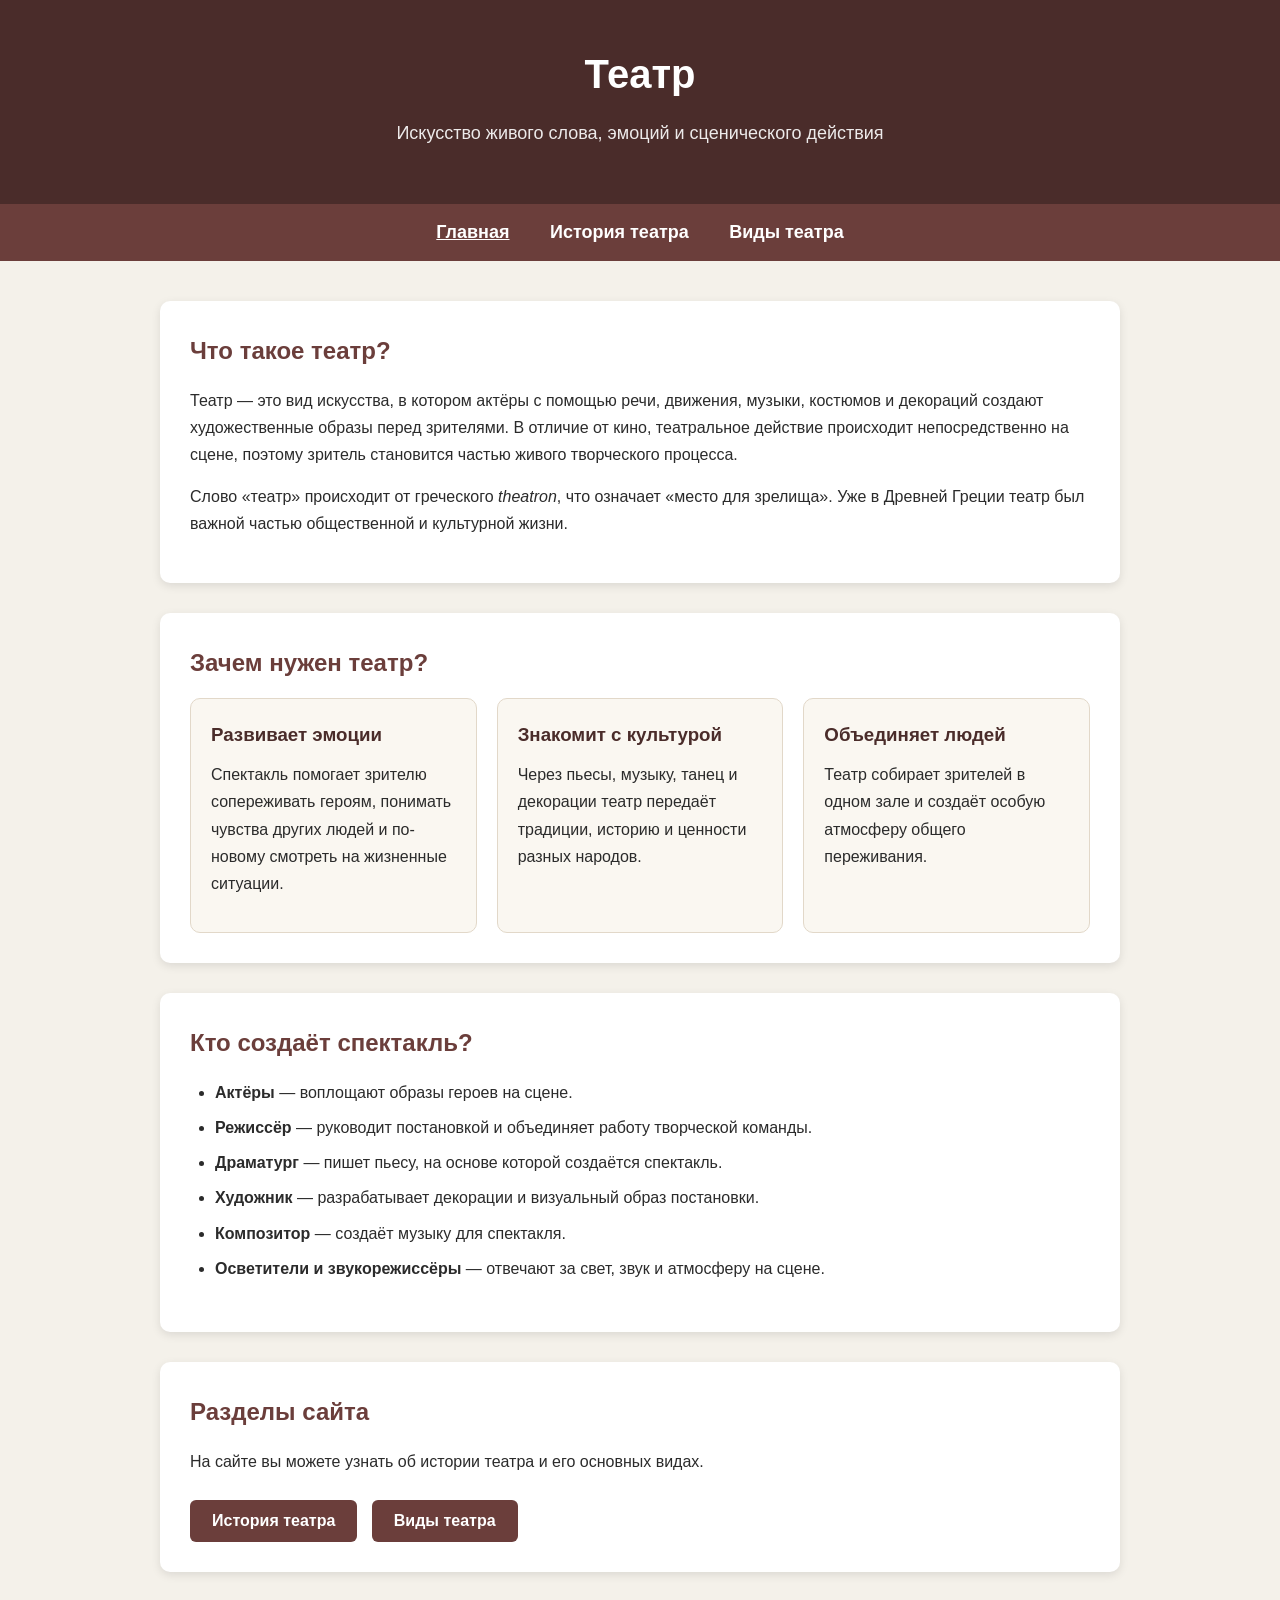
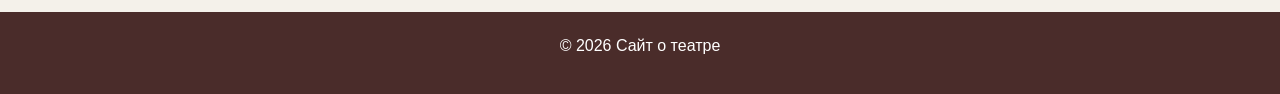
<file: index.html>
<!DOCTYPE html>
<html lang="ru">
<head>
  <meta charset="UTF-8">
  <meta name="viewport" content="width=device-width, initial-scale=1.0">
  <title>Театр — сайт</title>
  <style>
    * {
      margin: 0;
      padding: 0;
      box-sizing: border-box;
    }

    body {
      font-family: "Segoe UI", Arial, sans-serif;
      background: #f4f1ea;
      color: #2b2b2b;
      line-height: 1.7;
    }

    header {
      background: #4a2c2a;
      color: #fff;
      padding: 40px 20px;
      text-align: center;
    }

    header h1 {
      font-size: 40px;
      margin-bottom: 10px;
    }

    header p {
      font-size: 18px;
      opacity: 0.9;
    }

    nav {
      background: #6b3e3b;
      padding: 15px;
      text-align: center;
    }

    nav button {
      background: none;
      border: none;
      color: #fff;
      font-size: 18px;
      font-weight: 600;
      margin: 0 18px;
      cursor: pointer;
      font-family: inherit;
    }

    nav button:hover,
    nav button.active {
      text-decoration: underline;
    }

    main {
      max-width: 1000px;
      margin: 40px auto;
      padding: 0 20px;
    }

    .page {
      display: none;
    }

    .page.active {
      display: block;
    }

    section {
      background: #fff;
      padding: 30px;
      margin-bottom: 30px;
      border-radius: 10px;
      box-shadow: 0 3px 10px rgba(0, 0, 0, 0.1);
    }

    h2 {
      color: #6b3e3b;
      margin-bottom: 15px;
    }

    h3 {
      margin: 20px 0 10px;
      color: #4a2c2a;
    }

    p {
      margin-bottom: 15px;
    }

    ul {
      margin: 10px 0 20px 25px;
    }

    li {
      margin-bottom: 8px;
    }

    .cards {
      display: grid;
      grid-template-columns: repeat(auto-fit, minmax(250px, 1fr));
      gap: 20px;
    }

    .card {
      background: #faf7f1;
      border: 1px solid #e2d8c9;
      border-radius: 10px;
      padding: 20px;
    }

    .card h3 {
      margin-top: 0;
    }

    .timeline {
      border-left: 4px solid #6b3e3b;
      padding-left: 20px;
    }

    .timeline-item {
      margin-bottom: 25px;
    }

    .timeline-item h3 {
      margin-top: 0;
    }

    .button {
      display: inline-block;
      margin: 10px 10px 0 0;
      padding: 12px 22px;
      background: #6b3e3b;
      color: #fff;
      border: none;
      text-decoration: none;
      border-radius: 6px;
      font-weight: 600;
      cursor: pointer;
      font-family: inherit;
      font-size: 16px;
    }

    .button:hover {
      background: #4a2c2a;
    }

    footer {
      background: #4a2c2a;
      color: #fff;
      text-align: center;
      padding: 20px;
      margin-top: 40px;
    }

    @media (max-width: 600px) {
      nav button {
        display: inline-block;
        margin: 5px 10px;
      }

      header h1 {
        font-size: 30px;
      }

      section {
        padding: 20px;
      }
    }
  </style>
</head>
<body>

  <header>
    <h1>Театр</h1>
    <p>Искусство живого слова, эмоций и сценического действия</p>
  </header>

  <nav>
    <button class="nav-link active" data-page="glavnaya">Главная</button>
    <button class="nav-link" data-page="istoriya">История театра</button>
    <button class="nav-link" data-page="vidy">Виды театра</button>
  </nav>

  <main>

    <!-- ГЛАВНАЯ СТРАНИЦА -->
    <div id="glavnaya" class="page active">
      <section>
        <h2>Что такое театр?</h2>
        <p>
          Театр — это вид искусства, в котором актёры с помощью речи, движения,
          музыки, костюмов и декораций создают художественные образы перед зрителями.
          В отличие от кино, театральное действие происходит непосредственно на сцене,
          поэтому зритель становится частью живого творческого процесса.
        </p>
        <p>
          Слово «театр» происходит от греческого <em>theatron</em>, что означает
          «место для зрелища». Уже в Древней Греции театр был важной частью
          общественной и культурной жизни.
        </p>
      </section>

      <section>
        <h2>Зачем нужен театр?</h2>
        <div class="cards">
          <div class="card">
            <h3>Развивает эмоции</h3>
            <p>
              Спектакль помогает зрителю сопереживать героям, понимать чувства
              других людей и по-новому смотреть на жизненные ситуации.
            </p>
          </div>

          <div class="card">
            <h3>Знакомит с культурой</h3>
            <p>
              Через пьесы, музыку, танец и декорации театр передаёт традиции,
              историю и ценности разных народов.
            </p>
          </div>

          <div class="card">
            <h3>Объединяет людей</h3>
            <p>
              Театр собирает зрителей в одном зале и создаёт особую атмосферу
              общего переживания.
            </p>
          </div>
        </div>
      </section>

      <section>
        <h2>Кто создаёт спектакль?</h2>
        <ul>
          <li><strong>Актёры</strong> — воплощают образы героев на сцене.</li>
          <li><strong>Режиссёр</strong> — руководит постановкой и объединяет работу творческой команды.</li>
          <li><strong>Драматург</strong> — пишет пьесу, на основе которой создаётся спектакль.</li>
          <li><strong>Художник</strong> — разрабатывает декорации и визуальный образ постановки.</li>
          <li><strong>Композитор</strong> — создаёт музыку для спектакля.</li>
          <li><strong>Осветители и звукорежиссёры</strong> — отвечают за свет, звук и атмосферу на сцене.</li>
        </ul>
      </section>

      <section>
        <h2>Разделы сайта</h2>
        <p>На сайте вы можете узнать об истории театра и его основных видах.</p>
        <button class="button" onclick="openPage('istoriya')">История театра</button>
        <button class="button" onclick="openPage('vidy')">Виды театра</button>
      </section>
    </div>

    <!-- СТРАНИЦА: ИСТОРИЯ ТЕАТРА -->
    <div id="istoriya" class="page">
      <section>
        <h2>Как возник театр</h2>
        <p>
          Театр появился в глубокой древности. Его истоки связаны с обрядами,
          праздниками, песнями и танцами, во время которых люди изображали богов,
          животных и события из своей жизни. Постепенно такие действия превратились
          в самостоятельное искусство.
        </p>
      </section>

      <section class="timeline">
        <h2>Основные этапы развития</h2>

        <div class="timeline-item">
          <h3>Древняя Греция</h3>
          <p>
            Театр Древней Греции считается одной из важнейших основ европейской
            театральной культуры. Там возникли трагедия и комедия, а представления
            проходили в специальных открытых театрах.
          </p>
          <p>
            Большой вклад в развитие театра внесли драматурги Эсхил, Софокл,
            Еврипид и Аристофан.
          </p>
        </div>

        <div class="timeline-item">
          <h3>Древний Рим</h3>
          <p>
            Римляне развили греческие театральные традиции, добавили больше
            зрелищности и создали собственные комедии и трагедии. Театральные
            представления часто сопровождались музыкой и танцами.
          </p>
        </div>

        <div class="timeline-item">
          <h3>Средневековье</h3>
          <p>
            В Средние века театральные представления были связаны с религиозными
            праздниками. Актёры разыгрывали сцены из Библии, а также народные
            комические сценки.
          </p>
        </div>

        <div class="timeline-item">
          <h3>Эпоха Возрождения</h3>
          <p>
            В эпоху Возрождения театр стал обращаться к человеку, его чувствам,
            выбору и внутреннему миру. Особое место занимает творчество
            Уильяма Шекспира, чьи пьесы до сих пор идут на сценах всего мира.
          </p>
        </div>

        <div class="timeline-item">
          <h3>XIX век</h3>
          <p>
            В XIX веке развивался реалистический театр. Постановки стремились
            правдиво показывать жизнь обычных людей, их переживания и общественные
            проблемы.
          </p>
        </div>

        <div class="timeline-item">
          <h3>XX век и современность</h3>
          <p>
            В XX веке появились новые формы театра: экспериментальные постановки,
            театр абсурда, театр танца, кукольный театр и иммерсивные спектакли.
            Современный театр продолжает искать новые способы общения со зрителем.
          </p>
        </div>
      </section>

      <section>
        <h2>Русский театр</h2>
        <p>
          Русский театр имеет богатую историю. В XVIII веке в России появились
          первые профессиональные театры, а в XIX веке сформировалась национальная
          драматургия и актёрская школа.
        </p>
        <p>
          Большую роль в развитии русского театра сыграли Александр Островский,
          Константин Станиславский, Владимир Немирович-Данченко и многие другие
          деятели культуры.
        </p>
      </section>

      <section>
        <h2>Переход по сайту</h2>
        <button class="button" onclick="openPage('glavnaya')">На главную</button>
        <button class="button" onclick="openPage('vidy')">Виды театра</button>
      </section>
    </div>

    <!-- СТРАНИЦА: ВИДЫ ТЕАТРА -->
    <div id="vidy" class="page">
      <section>
        <h2>Каким бывает театр?</h2>
        <p>
          Театр не ограничивается разговорными пьесами. В нём соединяются слово,
          музыка, танец, куклы, свет, декорации и даже взаимодействие со зрителем.
          Разные виды театра по-своему рассказывают истории и создают эмоции.
        </p>
      </section>

      <section>
        <h2>Основные виды театра</h2>
        <div class="cards">
          <div class="card">
            <h3>Драматический театр</h3>
            <p>
              Основой спектакля является пьеса и игра актёров. Зрители наблюдают
              за судьбами героев, их конфликтами, чувствами и выбором.
            </p>
          </div>

          <div class="card">
            <h3>Музыкальный театр</h3>
            <p>
              В таких постановках важную роль играют музыка и пение. К ним относятся
              оперетта, мюзикл и другие жанры, где музыка помогает раскрывать сюжет.
            </p>
          </div>

          <div class="card">
            <h3>Опера</h3>
            <p>
              Опера — это музыкально-театральное произведение, в котором герои
              поют свои партии под сопровождение оркестра.
            </p>
          </div>

          <div class="card">
            <h3>Балет</h3>
            <p>
              Балет рассказывает историю через танец, музыку, пластику и мимику.
              Главным языком балета является движение танцовщиков.
            </p>
          </div>

          <div class="card">
            <h3>Кукольный театр</h3>
            <p>
              В кукольном театре действуют куклы, которыми управляют актёры.
              Такие спектакли особенно популярны у детей, но могут быть интересны
              и взрослым.
            </p>
          </div>

          <div class="card">
            <h3>Театр теней</h3>
            <p>
              В театре теней история создаётся с помощью силуэтов, света и экрана.
              Это необычный и выразительный вид театрального искусства.
            </p>
          </div>

          <div class="card">
            <h3>Пантомима</h3>
            <p>
              Пантомима — это театр без слов. Актёр передаёт эмоции и действия
              с помощью жестов, мимики и пластики тела.
            </p>
          </div>

          <div class="card">
            <h3>Иммерсивный театр</h3>
            <p>
              В иммерсивном театре зритель может перемещаться по пространству
              спектакля и становиться его участником.
            </p>
          </div>
        </div>
      </section>

      <section>
        <h2>Жанры театральных постановок</h2>
        <ul>
          <li><strong>Трагедия</strong> — спектакль о серьёзных конфликтах, страдании и судьбе героев.</li>
          <li><strong>Комедия</strong> — постановка, которая вызывает смех и часто высмеивает недостатки людей или общества.</li>
          <li><strong>Драма</strong> — история о сложных жизненных ситуациях и переживаниях героев.</li>
          <li><strong>Мелодрама</strong> — спектакль с яркими эмоциями, любовной линией и острым конфликтом.</li>
          <li><strong>Мюзикл</strong> — жанр, в котором сюжет раскрывается через песни, музыку и танец.</li>
        </ul>
      </section>

      <section>
        <h2>Переход по сайту</h2>
        <button class="button" onclick="openPage('glavnaya')">На главную</button>
        <button class="button" onclick="openPage('istoriya')">История театра</button>
      </section>
    </div>

  </main>

  <footer>
    <p>© 2026 Сайт о театре</p>
  </footer>

  <script>
    function openPage(pageId) {
      const pages = document.querySelectorAll(".page");
      const buttons = document.querySelectorAll(".nav-link");

      pages.forEach(function(page) {
        page.classList.remove("active");
      });

      buttons.forEach(function(button) {
        button.classList.remove("active");
      });

      document.getElementById(pageId).classList.add("active");

      const activeButton = document.querySelector(
        '.nav-link[data-page="' + pageId + '"]'
      );

      if (activeButton) {
        activeButton.classList.add("active");
      }

      window.scrollTo({
        top: 0,
        behavior: "smooth"
      });
    }

    document.querySelectorAll(".nav-link").forEach(function(button) {
      button.addEventListener("click", function() {
        openPage(button.dataset.page);
      });
    });
  </script>

</body>
</html>
</file>
